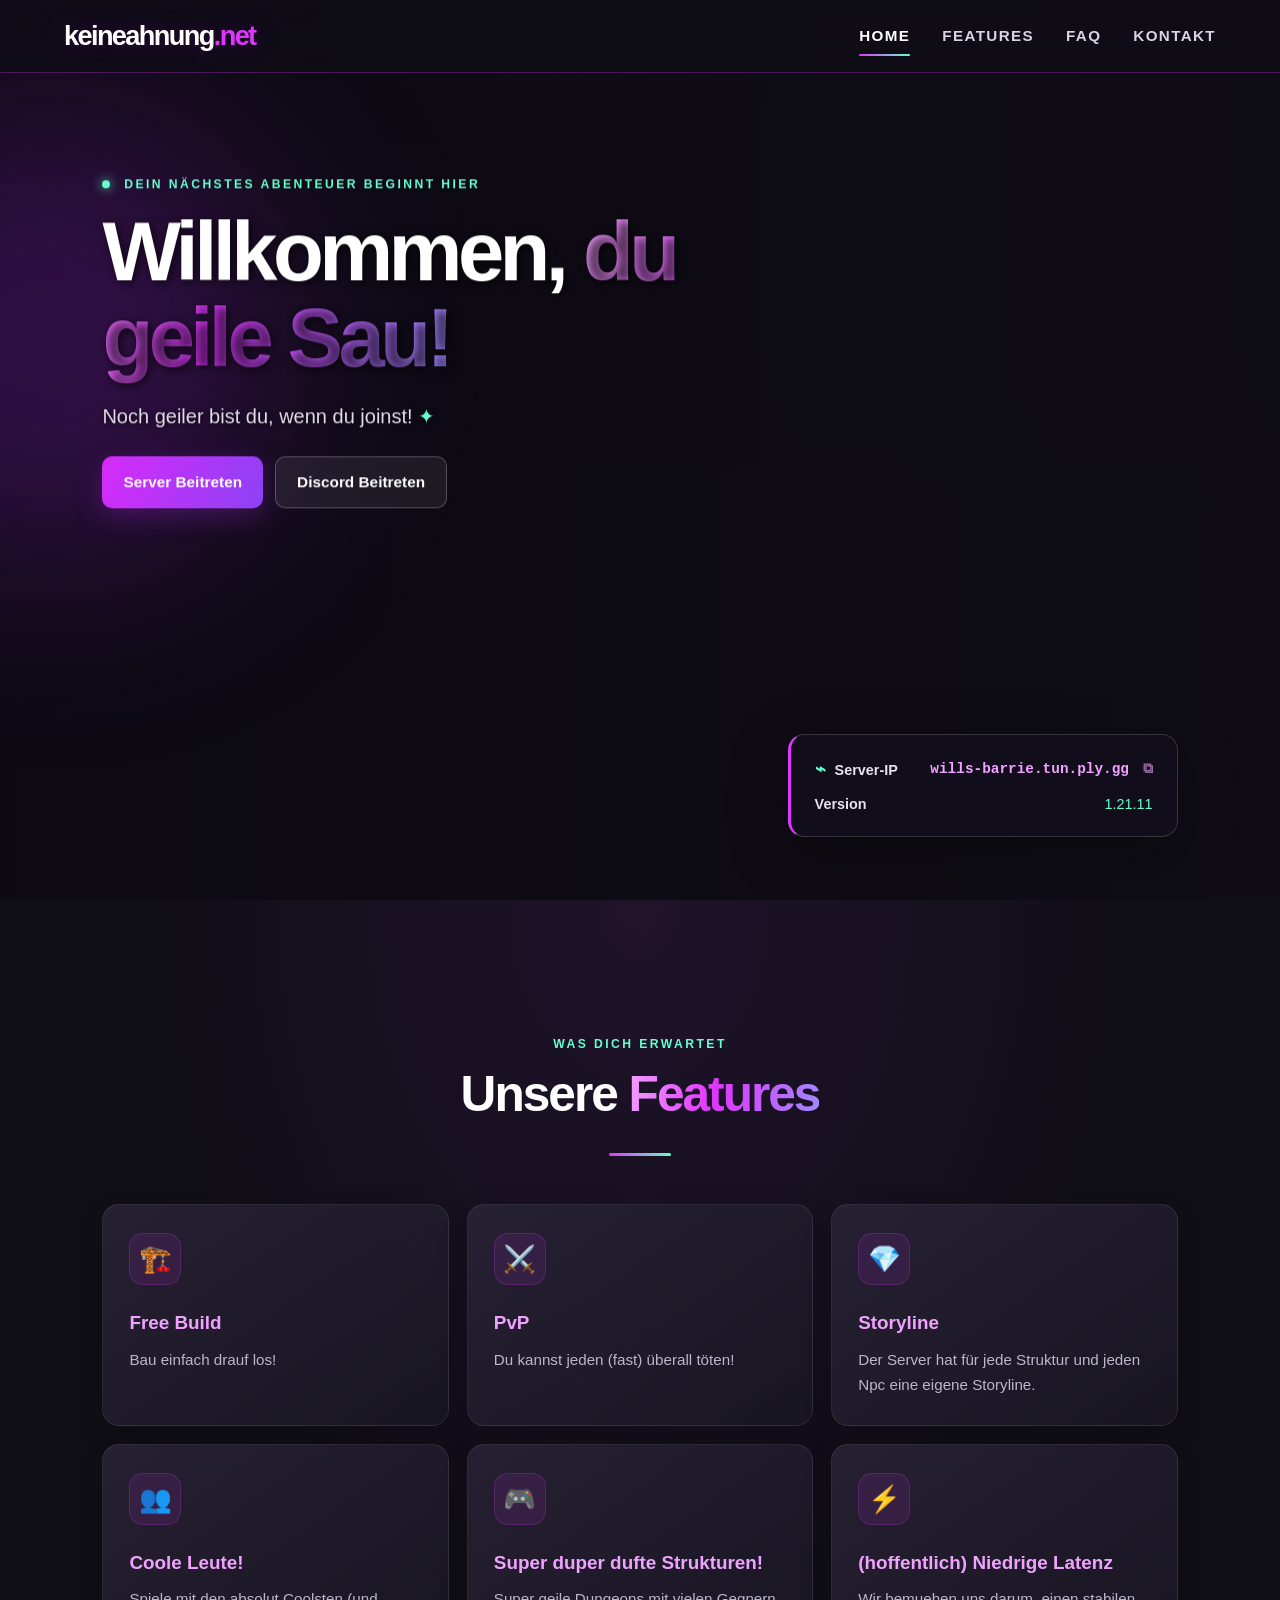
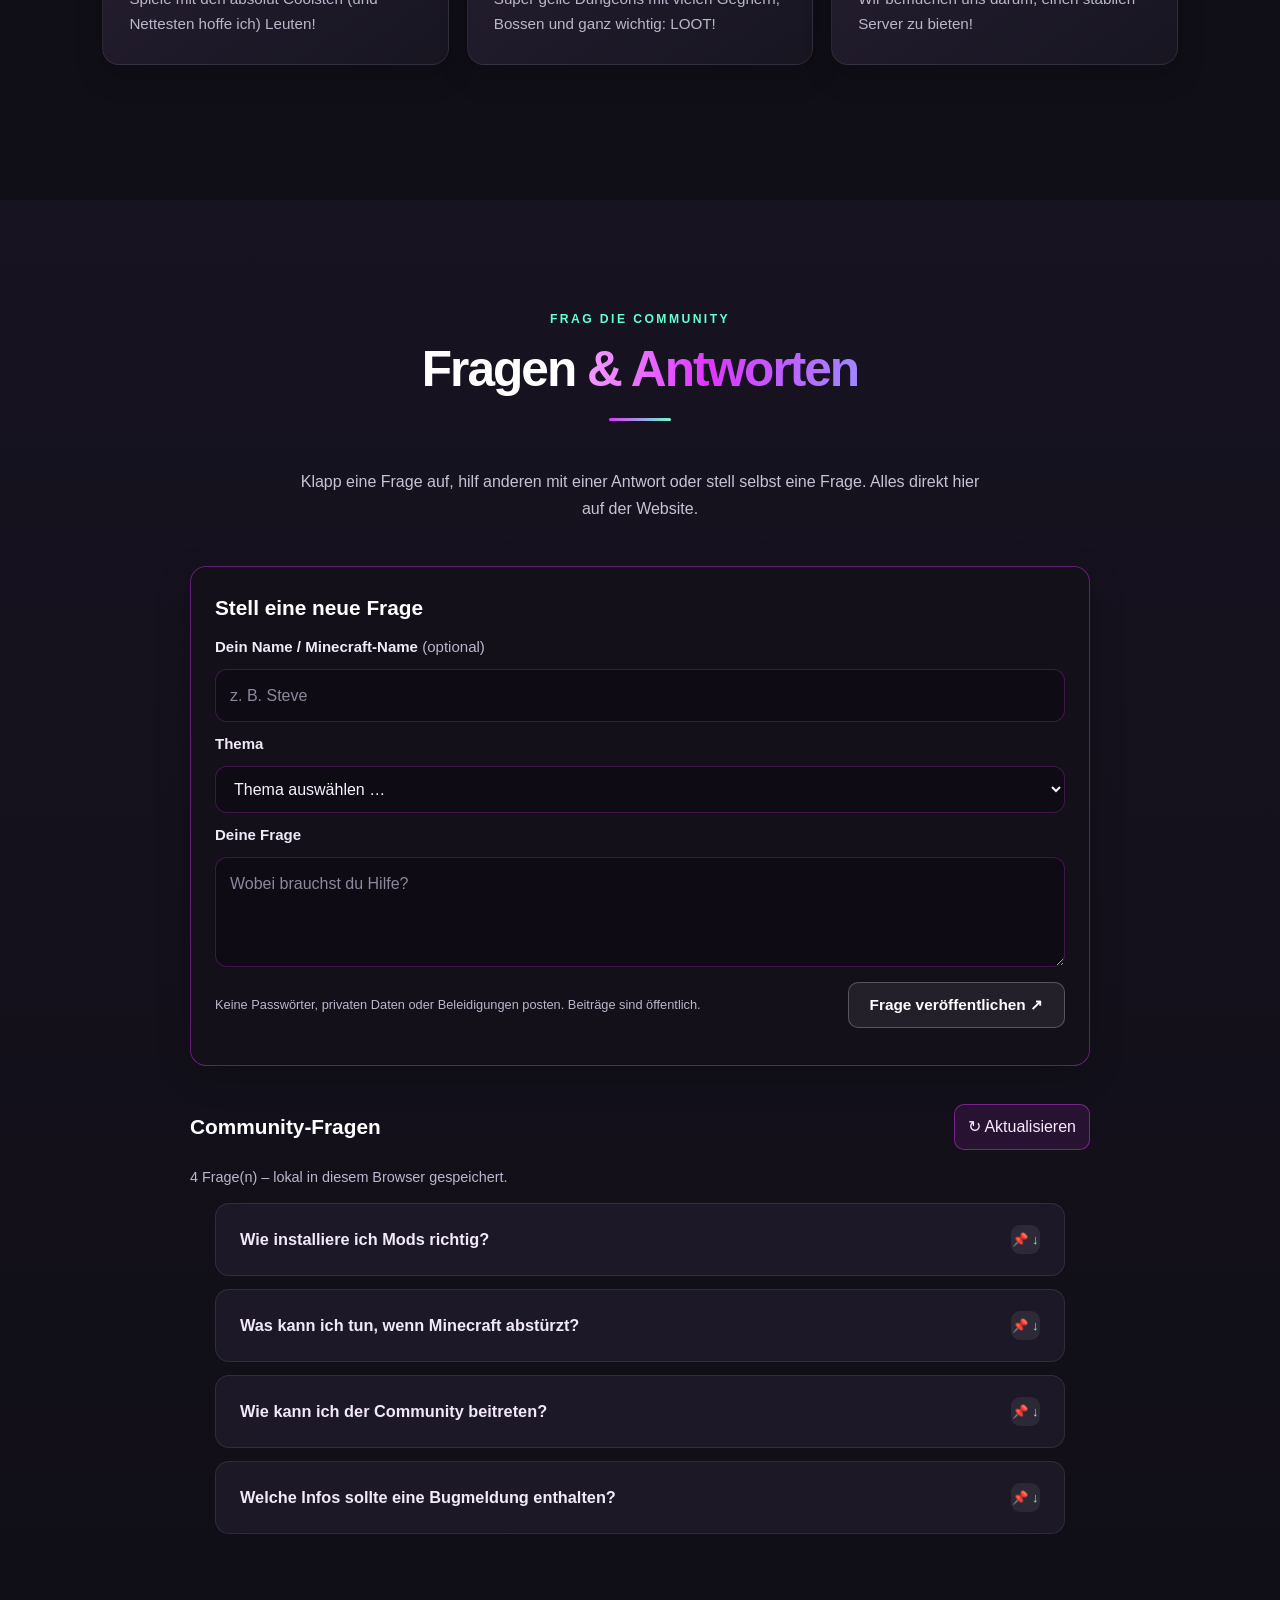
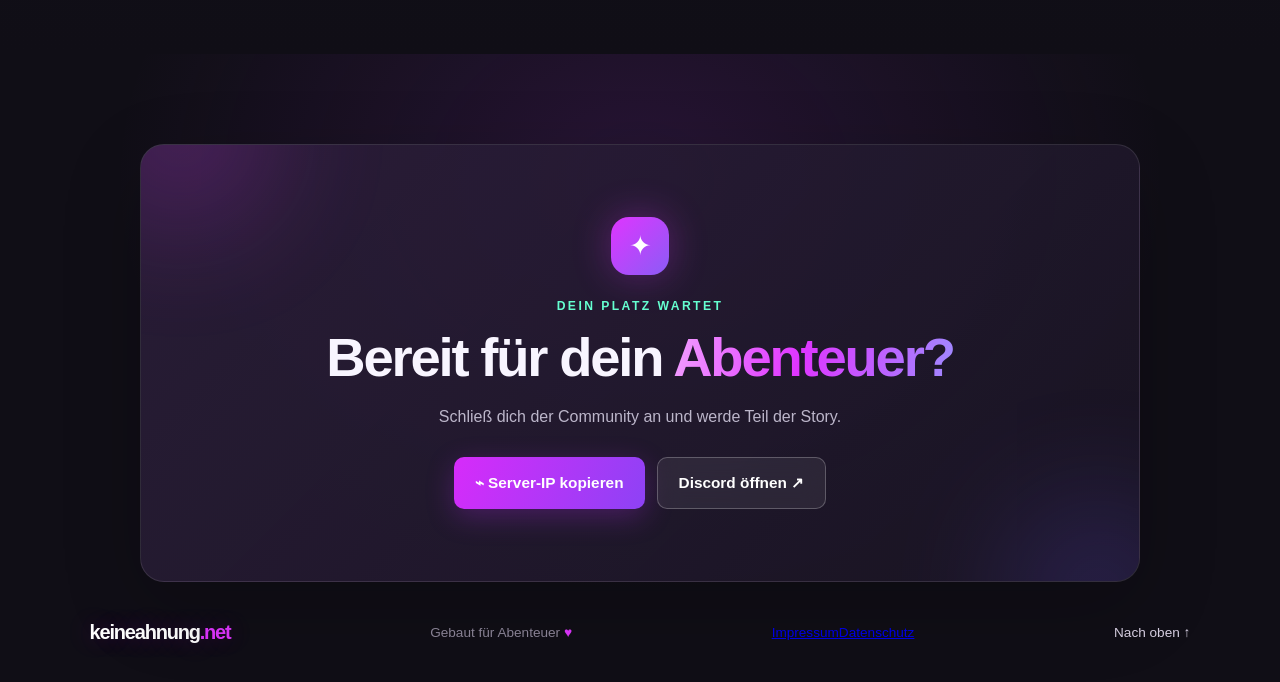
<file: Website/index.html>
<!DOCTYPE html> 
<html>
    <head>
        <meta charset="UTF-8">
        <meta name="viewport" content="width=device-width, initial-scale=1.0">
        <title>KeineAhnung.net</title>
        <link rel="stylesheet" href="Style.css">
    </head>
    <body>
        <header class="navbar">
            <!-- keineahnung.net -->
            <a class="logo" href="#home" aria-label="KeineAhnung.net Startseite">keineahnung<span>.net</span></a>
            <nav>
                <a href="#home">Home</a>
                <a href="#features">Features</a>
                <a href="#faq">FAQ</a>
                <a href="#contact">Kontakt</a>
            </nav>
        </header>
        <section id="home" class="hero-section">
            <video autoplay muted loop class="bg-video">
                <source src="bg-video.mp4" type="video/mp4">
                Dein Browser unterstützt das Video-Tag nicht.
            </video>
            <div class="video-overlay"></div>
            <div class="hero-glow"></div>
            <div class="hero-content">
                <p class="eyebrow"><span class="status-dot"></span> DEIN NÄCHSTES ABENTEUER BEGINNT HIER</p>
                <h1>Willkommen, <span>du geile Sau!</span></h1>
                <p class="sub-text">Noch geiler bist du, wenn du joinst! <span class="sparkle">✦</span></p>
            <div class="button-container">
                <button class="btn btn-server" id="server-btn" onclick="copyIP('wills-barrie.tun.ply.gg')">Server Beitreten</button>          
            <a href="https://discord.gg/4WbknWFjur" target="_blank" class="btn btn-discord">Discord Beitreten</a>
            </div>
            </div>
            <div class="server-info-box glass-card">
                <div class="info-row">
                    <h3><span class="tiny-icon">⌁</span> Server-IP</h3>
                    <button class="server-ip" onclick="copyIP()" title="Server-IP kopieren" aria-label="Server-IP kopieren">wills-barrie.tun.ply.gg <span>⧉</span></button>
                </div>
                <div class="info-row">
                    <h4>Version</h4>
                    <p class="server-version">1.21.11</p>
                </div>
            </div>
            <script>
                function copyIP(ip) {
                    const serverIP = "wills-barrie.tun.ply.gg";
                    const btn = document.getElementById("server-btn");

                    navigator.clipboard.writeText(serverIP)
                        .then(() => {
                            btn.innerHTML = "✓ IP kopiert!";
                            showToast("Server-IP in die Zwischenablage kopiert!");
                            btn.classList.add("copied");
                            setTimeout(() => {
                                btn.innerHTML = "Server Beitreten";
                                btn.classList.remove("copied");
                            }, 2000);
                        })
                        .catch(err => {
                            btn.innerHTML = "Kopieren nicht möglich";
                            showToast("Bitte kopiere die IP manuell: " + serverIP);
                            console.error('Fehler beim Kopieren der IP:', err);
                        });
                }
            </script>
        </section>
        <section id="features" class="features-section">
            <p class="section-kicker">WAS DICH ERWARTET</p>
            <h2>Unsere <span class="gradient-text">Features</span></h2>
            <div class="title-underline"></div>
            <div class="feature-grid">
                <div class="features-card reveal">
                    <div class="feature-icon">🏗️</div>
                    <h3>Free Build</h3>
                    <p>Bau einfach drauf los!</p>
                    </div>
                <div class="features-card reveal">
                    <div class="feature-icon">⚔️</div>
                    <h3>PvP</h3>
                    <p>Du kannst jeden (fast) überall töten!</p>
                    </div>
                <div class="features-card reveal">
                    <div class="feature-icon">💎</div>
                    <h3>Storyline</h3>
                    <p>Der Server hat für jede Struktur und jeden Npc eine eigene Storyline.</p>
                    </div>
                <div class="features-card reveal">
                    <div class="feature-icon">👥</div>
                    <h3>Coole Leute!</h3>
                    <p>Spiele mit den absolut Coolsten (und Nettesten hoffe ich) Leuten!</p>
                    </div>
                <div class="features-card reveal">
                    <div class="feature-icon">🎮</div>
                    <h3>Super duper dufte Strukturen!</h3>
                    <p>Super geile Dungeons mit vielen Gegnern, Bossen und ganz wichtig: LOOT!</p>
                    </div>
                <div class="features-card reveal">
                    <div class="feature-icon">⚡</div>
                    <h3>(hoffentlich) Niedrige Latenz</h3>
                    <p>Wir bemuehen uns darum, einen stabilen Server zu bieten!</p>
                    </div>
            </div>
        </section>
        <section id="faq" class="faq-section">
            <div class="section-title">
                <p class="section-kicker">FRAG DIE COMMUNITY</p>
                <h2>Fragen <span class="gradient-text">& Antworten</span></h2>
                <div class="title-underline"></div>
                <p class="faq-intro">Klapp eine Frage auf, hilf anderen mit einer Antwort oder stell selbst eine Frage. Alles direkt hier auf der Website.</p>
            </div>
            <div class="faq-community">
                <form id="community-question-form" class="support-question-form faq-ask-form">
                    <h3>Stell eine neue Frage</h3>
                    <label for="community-name">Dein Name / Minecraft-Name <span>(optional)</span></label>
                    <input id="community-name" name="name" type="text" maxlength="40" placeholder="z. B. Steve" autocomplete="nickname">
                    <label for="community-topic">Thema</label>
                    <select id="community-topic" name="topic" required>
                        <option value="">Thema auswählen …</option>
                        <option>Server & Verbindung</option>
                        <option>Mods & technische Probleme</option>
                        <option>Regeln & Spieler</option>
                        <option>Bug melden</option>
                        <option>Sonstige Frage</option>
                    </select>
                    <label for="community-question">Deine Frage</label>
                    <textarea id="community-question" name="question" rows="3" minlength="10" maxlength="1000" placeholder="Wobei brauchst du Hilfe?" required></textarea>
                    <div class="support-form-footer">
                        <small>Keine Passwörter, privaten Daten oder Beleidigungen posten. Beiträge sind öffentlich.</small>
                        <button class="btn btn-discord" type="submit">Frage veröffentlichen ↗</button>
                    </div>
                    <p class="support-form-note" id="community-question-note" role="status" aria-live="polite"></p>
                </form>
                <div class="faq-community-list-head">
                    <h3>Community-Fragen</h3>
                    <button class="faq-refresh-btn" id="refresh-questions" type="button">↻ Aktualisieren</button>
                </div>
                <p id="community-load-note" class="community-load-note" role="status">Fragen werden geladen …</p>
                <div id="community-questions" class="faq-container" aria-live="polite"></div>
            </div>
        </section>
        <section id="contact" class="contact-section">
            <div class="contact-card reveal">
                <div class="contact-orb">✦</div>
                <p class="section-kicker">DEIN PLATZ WARTET</p>
                <h2>Bereit für dein <span class="gradient-text">Abenteuer?</span></h2>
                <p>Schließ dich der Community an und werde Teil der Story.</p>
                <div class="button-container contact-buttons">
                    <button class="btn btn-server" onclick="copyIP()">⌁ Server-IP kopieren</button>
                    <a href="https://discord.gg/4WbknWFjur" target="_blank" rel="noopener noreferrer" class="btn btn-discord">Discord öffnen ↗</a>
                </div>
            </div>
            <footer><a class="logo" href="#home">keineahnung<span>.net</span></a><span>Gebaut für Abenteuer <span class="footer-heart">♥</span></span><div class="footer-legal"><a href="Impressum.html">Impressum</a><a href="Datenschutz.html">Datenschutz</a></div><a href="#home" class="back-top">Nach oben ↑</a></footer>
        </section>
        <div class="scroll-progress" aria-hidden="true"></div>
        <div class="toast" role="status" aria-live="polite"></div>
        <button class="back-to-top" aria-label="Zurück nach oben" title="Zurück nach oben" onclick="window.scrollTo({top:0,behavior:'smooth'})">↑</button>
        <script>
            function showToast(message) {
                const toast = document.querySelector('.toast');
                toast.textContent = message;
                toast.classList.add('show');
                clearTimeout(window.toastTimer);
                window.toastTimer = setTimeout(() => toast.classList.remove('show'), 2600);
            }
            // Animate cards as they enter the viewport.
            const revealObserver = new IntersectionObserver(entries => {
                entries.forEach(entry => {
                    if (entry.isIntersecting) {
                        entry.target.classList.add('is-visible');
                        revealObserver.unobserve(entry.target);
                    }
                });
            }, { threshold: 0.12 });
            document.querySelectorAll('.reveal, .features-card').forEach(el => revealObserver.observe(el));

            // Highlight the active navigation section while scrolling.
            const sections = document.querySelectorAll('body section[id]');
            const navLinks = document.querySelectorAll('.navbar nav a');
            const sectionObserver = new IntersectionObserver(entries => {
                entries.forEach(entry => {
                    if (entry.isIntersecting) {
                        navLinks.forEach(link => link.classList.toggle('active', link.getAttribute('href') === '#' + entry.target.id));
                    }
                });
            }, { rootMargin: '-35% 0px -55% 0px' });
            sections.forEach(section => sectionObserver.observe(section));

            window.addEventListener('scroll', () => {
                const maxScroll = document.documentElement.scrollHeight - window.innerHeight;
                document.querySelector('.scroll-progress').style.width = (maxScroll > 0 ? window.scrollY / maxScroll * 100 : 0) + '%';
                document.querySelector('.back-to-top').classList.toggle('visible', window.scrollY > 500);
            }, { passive: true });

            // Offline/static Community FAQ: no API calls, no Discord integration.
            // Entries are saved in this browser only. Shared public posts require a database/backend.
            const questionForm = document.getElementById('community-question-form');
            const questionList = document.getElementById('community-questions');
            const loadNote = document.getElementById('community-load-note');
            const questionNote = document.getElementById('community-question-note');
            const STORAGE_KEY = 'communityFaqQuestions_v1';
            const safeText = value => String(value ?? '');
            const defaultQuestions = [
                { id:'default-1', name:'Team', topic:'Mods & technische Probleme', question:'Wie installiere ich Mods richtig?', createdAt:'2026-01-01T12:00:00.000Z', answers:[{name:'Team',text:'Prüfe zuerst deine Minecraft-Version und ob du Fabric oder Forge verwendest. Lade die passende Mod-Datei herunter und lege sie in den mods-Ordner. Lies immer die Installationshinweise der Mod.',createdAt:'2026-01-01T12:00:00.000Z'}] },
                { id:'default-2', name:'Team', topic:'Minecraft', question:'Was kann ich tun, wenn Minecraft abstürzt?', createdAt:'2026-01-02T12:00:00.000Z', answers:[{name:'Team',text:'Starte mit dem neuesten Crash-Report: Entferne zuletzt hinzugefügte Mods testweise und kontrolliere, ob alle Mods zur Minecraft-Version und zum Loader passen.',createdAt:'2026-01-02T12:00:00.000Z'}] },
                { id:'default-3', name:'Team', topic:'Community', question:'Wie kann ich der Community beitreten?', createdAt:'2026-01-03T12:00:00.000Z', answers:[{name:'Team',text:'Schau auf der Website nach den aktuellen Community-Informationen und beachte die Regeln, bevor du mitmachst.',createdAt:'2026-01-03T12:00:00.000Z'}] },
                { id:'default-4', name:'Team', topic:'Bug melden', question:'Welche Infos sollte eine Bugmeldung enthalten?', createdAt:'2026-01-04T12:00:00.000Z', answers:[{name:'Team',text:'Beschreibe die Schritte zum Nachstellen, was du erwartet hast und was tatsächlich passiert ist. Ergänze nach Möglichkeit Fehlermeldung, Versionen und einen Screenshot – aber keine privaten Daten.',createdAt:'2026-01-04T12:00:00.000Z'}] }
            ];
            function makeText(tag, className, value) {
                const node = document.createElement(tag);
                if (className) node.className = className;
                node.textContent = safeText(value);
                return node;
            }
            function getQuestions() {
                try {
                    const saved = JSON.parse(localStorage.getItem(STORAGE_KEY));
                    const custom = Array.isArray(saved) ? saved.filter(q => q && !String(q.id || '').startsWith('default-')) : [];
                    // Always restore the built-in FAQ at the top; it cannot be edited or deleted.
                    return [...defaultQuestions, ...custom];
                } catch { return [...defaultQuestions]; }
            }
            function saveQuestions(items) {
                // Only user-created questions are persisted; defaults are always injected above.
                localStorage.setItem(STORAGE_KEY, JSON.stringify(items.filter(q => !String(q.id || '').startsWith('default-'))));
            }
            let questions = getQuestions();
            saveQuestions(questions);
            function makeAction(label, className, onClick) {
                const button = document.createElement('button');
                button.type = 'button'; button.className = className; button.textContent = label;
                button.addEventListener('click', onClick); return button;
            }
            function renderCommunityQuestions() {
                questionList.replaceChildren();
                // Built-in FAQ is always pinned first, in its original order.
                questions.sort((a,b) => {
                    const ad = String(a.id || '').startsWith('default-');
                    const bd = String(b.id || '').startsWith('default-');
                    if (ad && bd) return Number(a.id.split('-')[1]) - Number(b.id.split('-')[1]);
                    return ad ? -1 : bd ? 1 : new Date(b.createdAt) - new Date(a.createdAt);
                });
                questions.forEach(question => {
                    const isDefault = String(question.id || '').startsWith('default-');
                    const card = document.createElement('details'); card.className = 'faq-card community-question-card';
                    const summary = document.createElement('summary'); summary.className = 'faq-card-header';
                    summary.append(makeText('span','faq-title',question.question), makeText('span','faq-arrow',isDefault ? '📌 ↓' : '↓')); card.append(summary);
                    const body = document.createElement('div'); body.className = 'faq-card-body community-answer-body';
                    body.append(makeText('p','community-question-meta',`${isDefault ? '📌 Standardfrage · ' : ''}${question.topic} · gefragt von ${question.name || 'Anonym'} · ${new Date(question.createdAt).toLocaleString('de-DE')}`));
                    if (!isDefault) body.append(makeAction('Frage löschen','faq-refresh-btn',()=>{
                        if (!confirm('Diese Frage und alle zugehörigen Antworten wirklich löschen?')) return;
                        questions = questions.filter(q => q.id !== question.id); saveQuestions(questions); renderCommunityQuestions();
                    }));
                    const answers = document.createElement('div'); answers.className = 'community-answers';
                    if (!question.answers?.length) answers.append(makeText('p','community-no-answers','Noch keine Antworten – sei die erste Person, die hilft!'));
                    (question.answers || []).forEach((answer,index) => {
                        const a=document.createElement('div'); a.className='community-answer';
                        a.append(makeText('p','community-answer-text',answer.text),makeText('small','community-answer-meta',`Antwort von ${answer.name || 'Anonym'} · ${new Date(answer.createdAt).toLocaleString('de-DE')}`));
                        // Antworten zu Standardfragen sind unveränderlich.
                        if (!isDefault) a.append(makeAction('Antwort löschen','faq-refresh-btn',()=>{
                            if (!confirm('Diese Antwort wirklich löschen?')) return;
                            question.answers.splice(index,1); saveQuestions(questions); renderCommunityQuestions();
                        }));
                        answers.append(a);
                    });
                    body.append(answers);
                    if (isDefault) {
                        body.append(makeText('p','community-question-meta','Standardfragen sind angepinnt und können nicht beantwortet oder gelöscht werden.'));
                    } else {
                        const form=document.createElement('form'); form.className='community-answer-form'; form.append(makeText('h4','','Deine Antwort'));
                        const name=document.createElement('input'); name.name='name'; name.maxLength=40; name.placeholder='Dein Name (optional)'; name.autocomplete='nickname';
                        const text=document.createElement('textarea'); text.name='answer'; text.rows=3; text.minLength=2; text.maxLength=1200; text.required=true; text.placeholder='Schreib eine hilfreiche Antwort …';
                        const footer=document.createElement('div'); footer.className='support-form-footer'; footer.append(makeText('small','','Bleib freundlich und teile keine privaten Daten.'));
                        const submit=document.createElement('button'); submit.className='btn btn-discord'; submit.type='submit'; submit.textContent='Antwort veröffentlichen'; footer.append(submit);
                        const status=makeText('p','support-form-note',''); status.setAttribute('role','status'); form.append(name,text,footer,status);
                        form.addEventListener('submit',event=>{event.preventDefault(); if(!form.reportValidity())return; question.answers=question.answers||[]; question.answers.push({id:crypto.randomUUID?crypto.randomUUID():String(Date.now()),name:name.value.trim()||'Anonym',text:text.value.trim(),createdAt:new Date().toISOString()}); saveQuestions(questions); renderCommunityQuestions(); showToast('Antwort lokal gespeichert!');});
                        body.append(form);
                    }
                    card.append(body); questionList.append(card);
                });
                loadNote.textContent = `${questions.length} Frage(n) – lokal in diesem Browser gespeichert.`;
            }
            questionForm?.addEventListener('submit',event=>{event.preventDefault(); if(!questionForm.reportValidity())return; questions.unshift({id:crypto.randomUUID?crypto.randomUUID():String(Date.now()),name:document.getElementById('community-name').value.trim()||'Anonym',topic:document.getElementById('community-topic').value,question:document.getElementById('community-question').value.trim(),createdAt:new Date().toISOString(),answers:[]}); saveQuestions(questions); questionForm.reset(); questionNote.textContent='Frage wurde in diesem Browser gespeichert.'; renderCommunityQuestions(); showToast('Frage hinzugefügt!');});
            document.getElementById('refresh-questions')?.addEventListener('click',()=>{questions=getQuestions();renderCommunityQuestions();});
            renderCommunityQuestions();

        </script>
    </body>
</html>
</file>
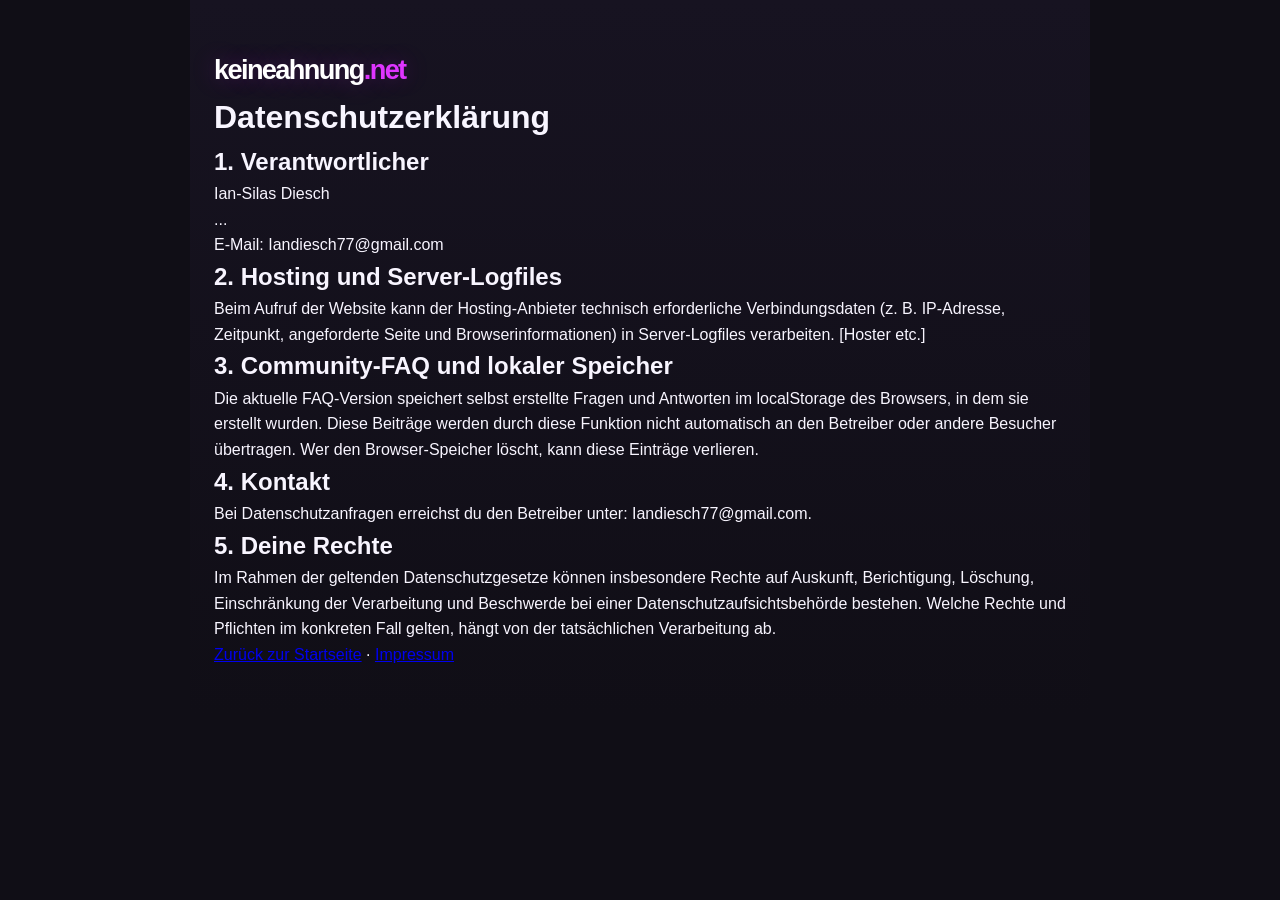
<file: Website/Datenschutz.html>
<!DOCTYPE html>
<html lang="de"><head><meta charset="UTF-8"><meta name="viewport" content="width=device-width, initial-scale=1"><title>Datenschutzerklärung – keineahnung.net</title><link rel="stylesheet" href="Style.css"></head><body><main class="faq-section" style="max-width:900px;margin:0 auto;padding:48px 24px"><a class="logo" href="index.html">keineahnung<span>.net</span></a><h1>Datenschutzerklärung</h1><h2>1. Verantwortlicher</h2><p>Ian-Silas Diesch<br>...<br>E-Mail: Iandiesch77@gmail.com</p><h2>2. Hosting und Server-Logfiles</h2><p>Beim Aufruf der Website kann der Hosting-Anbieter technisch erforderliche Verbindungsdaten (z. B. IP-Adresse, Zeitpunkt, angeforderte Seite und Browserinformationen) in Server-Logfiles verarbeiten. [Hoster etc.]</p><h2>3. Community-FAQ und lokaler Speicher</h2><p>Die aktuelle FAQ-Version speichert selbst erstellte Fragen und Antworten im localStorage des Browsers, in dem sie erstellt wurden. Diese Beiträge werden durch diese Funktion nicht automatisch an den Betreiber oder andere Besucher übertragen. Wer den Browser-Speicher löscht, kann diese Einträge verlieren.</p><h2>4. Kontakt</h2><p>Bei Datenschutzanfragen erreichst du den Betreiber unter: Iandiesch77@gmail.com.</p><h2>5. Deine Rechte</h2><p>Im Rahmen der geltenden Datenschutzgesetze können insbesondere Rechte auf Auskunft, Berichtigung, Löschung, Einschränkung der Verarbeitung und Beschwerde bei einer Datenschutzaufsichtsbehörde bestehen. Welche Rechte und Pflichten im konkreten Fall gelten, hängt von der tatsächlichen Verarbeitung ab.</p><p><a href="index.html">Zurück zur Startseite</a> · <a href="Impressum.html">Impressum</a></p></main></body></html>
</file>
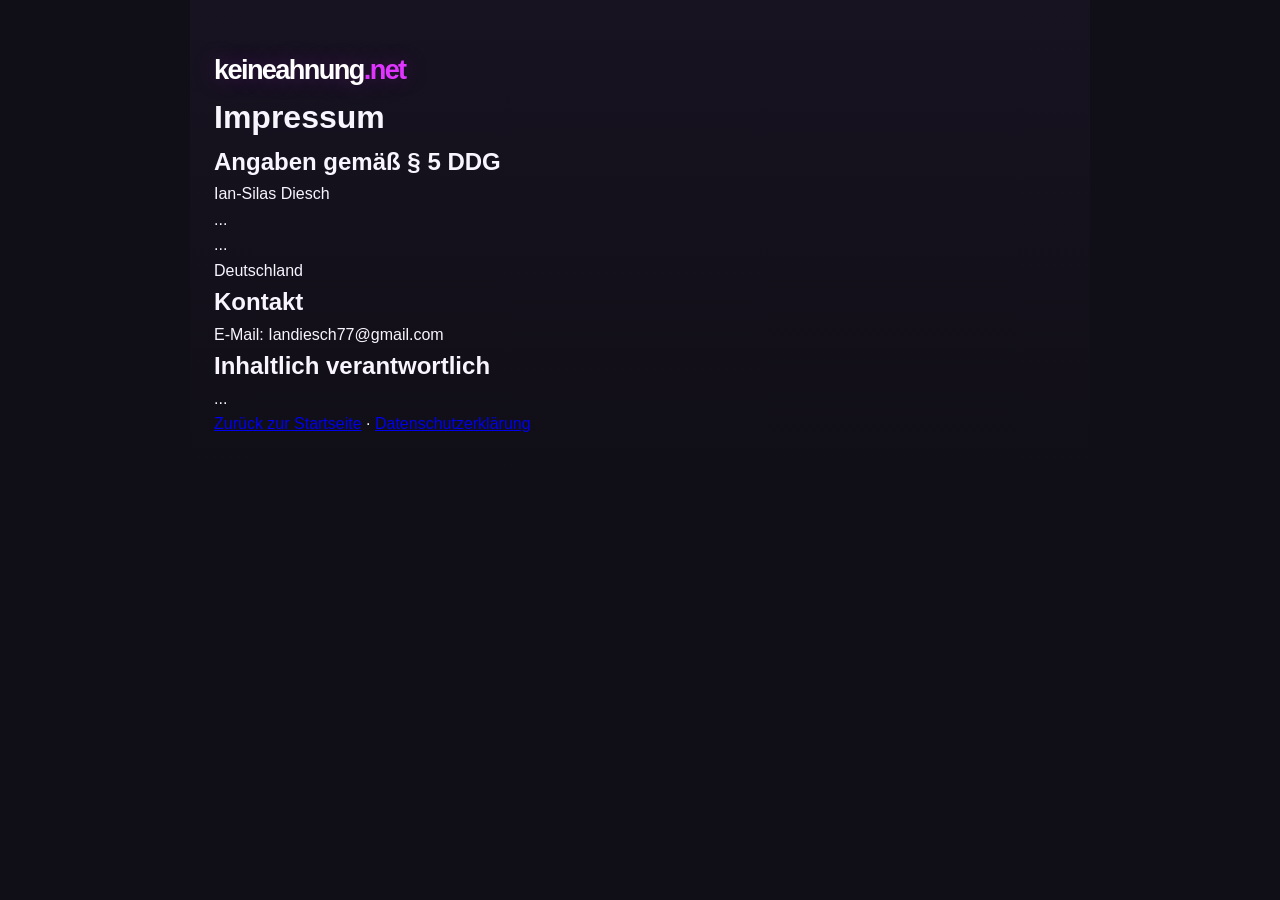
<file: Website/Impressum.html>
<!DOCTYPE html>
<html lang="de"><head><meta charset="UTF-8"><meta name="viewport" content="width=device-width, initial-scale=1"><title>Impressum – keineahnung.net</title><link rel="stylesheet" href="Style.css"></head><body><main class="faq-section" style="max-width:900px;margin:0 auto;padding:48px 24px"><a class="logo" href="index.html">keineahnung<span>.net</span></a><h1>Impressum</h1><h2>Angaben gemäß § 5 DDG</h2><p>Ian-Silas Diesch<br>...<br>...<br>Deutschland</p><h2>Kontakt</h2><p>E-Mail: Iandiesch77@gmail.com</p><h2>Inhaltlich verantwortlich</h2><p>...</p><p><a href="index.html">Zurück zur Startseite</a> · <a href="Datenschutz.html">Datenschutzerklärung</a></p></main></body></html>
</file>
<file: Website/Style.css>
* {
    margin: 0;
    padding: 0;
    box-sizing: border-box;
}

body {
    font-family: Arial, sans-serif;
}

section {
    padding-top: 80px;
    min-height: 100vh;
}

.navbar {
    position: fixed;
    top: 0;
    left: 0;
    right: 0;
    width: 100%;
    display: flex;
    align-items: center;
    justify-content: space-between;
    background-color: rgb(24, 23, 23);
    padding: 15px 30px;
    border-bottom: 2px solid rgb(255, 2, 242);
    z-index: 1000;
}

.logo {
    font-size: 1.8rem;
    font-weight: bold;
    color: rgb(255, 2, 242);
}

.navbar nav {
    display: flex;
    gap: 25px;
}

.navbar nav a,
.navbar nav a:visited {
    color: white;
    text-decoration: none;
    font-size: 1.2rem;
    font-weight: 500;
    transition: color 0.3s ease;
}

.navbar nav a:hover {
    color: #d400ff;
}

.navbar nav a.active {
    color: #00ff88;
    font-weight: bold;
}

.hero-section {
    position: relative;
    isolation: isolate;
    width: 100%;
    height: 100vh;
    margin-top: 0;
    padding-top: 0;
    overflow: hidden;
}

.bg-video {
    position: absolute;
    top: 0;
    left: 0;
    width: 100%;
    height: 100%;
    object-fit: cover;
    z-index: 0;
}

.video-overlay {
    position: absolute;
    top: 0;
    left: 0;
    width: 100%;
    height: 100%;
    background-color: rgba(0, 0, 0, 0.5);
    z-index: 1;
}

.hero-content {
    position: absolute;
    display: flex;
    flex-direction: column;
    align-items: flex-start;
    position: relative;
    z-index: 10;
    top: 40%;
    left: 4%;
    transform: translateY(-50%);
    color: #d400ff;
    max-width: 600px;
}

.hero-content h1 {
    font-size: 3.5rem;
    font-weight: bold;
    margin-bottom: 15px;
    text-shadow: 2px 2px 10px rgba(0, 0, 0, 0.7);
}

.hero-content .sub-text {
    font-size: 1.3rem;
    color: #e0e0e0;
    line-height: 1.5;
    text-shadow: 1px 1px 5px rgba(0, 0, 0, 0.7);
}

.button-container {
    display: flex;
    gap:15px;
    margin-top: 25px;
}

.btn {
    padding: 12px 24px;
    font-size: 1.1rem;
    font-weight: bold;
    border: none;
    border-radius: 6px;
    cursor: pointer;
    text-decoration: none;
    display: inline-block;
    transition: background-color 0.3s ease, color 0.3s ease;
}

.btn-server {
    background-color: #d400ff;
    color: white;
}

.btn-server:hover {
    background-color: #6f00ff;
    color: #ffffff;
}

.btn-discord {
    background-color: #9900ff;
    color: white;
}

.btn-discord:hover {
    background-color: #4700cc;
    color: #ffffff;
}

.server-info-box {
    position: relative !important;
    background-color: rgb(36, 35, 35);
    border-left: 4px solid #d400ff;
    border-radius: 6px;
    padding: 15px 20px;
    margin-top: 300px !important;
    margin-left: 70px;
    max-width: 450px;
    backdrop-filter: blur(10px);
    box-shadow: 0 4px 15px rgba(0, 0, 0, 0.5);
    z-index: 99 !important;
}

.info-row {
    display: flex;
    align-items: center;
    gap: 8px;
    margin-bottom: 8px;
    width: fit-content;
}

.server-info-box h3,
.server-info-box h4 {
    margin: 0;
    color: #edebee;
}

.server-ip {
    color: #d400ff !important;
    font-weight: bold;
    cursor: pointer !important;
    position: relative;
    display: inline-block !important;
    z-index: 100;
    pointer-events: auto;
    transition: transform 0.2s ease, color 0.2s ease !important;
}

.server-ip:hover {
    transform: scale(1.10) !important;
    color:#00ff88 !important;
}

.server-info-box p {
    margin: 0;
    color: rgb(217, 2, 255)
}

.features-section {
    padding: 100px 10% 80px 10%;
    display: flex;
    flex-direction: column;
    align-items: center;
    justify-content: center;
    background-color: rgb(24, 23, 23);
    text-align: center;
    min-height: 100vh;
    box-sizing: border-box;
}

.features-section h2 {
    font-size: 2.5rem;
    color: white;
    font-weight: bold;
    margin-bottom: 10px;
}

.title-underline {
    width: 70px;
    height: 4px;
    background-color: #d400ff;
    margin: 0 auto 50px auto;
    border-radius: 2px;
}

.feature-grid {
    display: grid;
    grid-template-columns: repeat(3, 1fr);
    gap: 25px; 
}

.features-card {
    background-color: #333333;
    border: 2px solid #0a420f;
    border-radius: 10px;
    padding: 20px;
    text-align: center;
    transition: transform 0.3s ease, border-color 0.3s ease;
}

.features-card:hover {
    transform: translateY(-5px);
    border-color: #d400ff;
}

.features-card img,
.features-card .icon {
    width: 50px;
    height: 100px;
    margin-bottom: 15px;
    object-fit: contain;
}

.features-card h3 {
    color: #d400ff !important;
    font-size: 1.3rem;
    font-weight: bold;
    margin-bottom: 10px;
}

.features-card p {
    color: #dddddd !important;
    font-size: 0.95rem;
    line-height: 1.4;
}

@media (max-width: 900px) {
    .feature-grid {
        grid-template-columns: repeat(2, 1fr);
    }
}

@media (max-width: 600px) {
    .feature-grid {
        grid-template-columns: 1fr;
    }
}

.faq-section {
width: 100%;
min-height: 80vh;
background-color: #333333;
padding: 100px 20px 80px 20px;
box-sizing: border-box;
}

.section-title {
    text-align: center;
    margin-top: 20;
    margin-bottom: 50px;
}

.section-title h2 {
    font-size: 2.5rem;
    color: white;
    margin-bottom: 12px;
    font-weight: 700;
}

.faq-container {
    max-width: 900px;
    margin: 0 auto;
    display: flex;
    flex-direction: column;
    gap: 20px;
}

.faq-card {
    background-color:rgb(36, 35, 35);
    border: 1px solid rgba(255, 0, 200, 0.5);
    border-radius: 10px;
    overflow: hidden;
    box-shadow: 0 4px 15px rgba(0, 0, 0, 0.5);
    transition: transform 0.3s ease;
    backdrop-filter: blur(10px);
}

.faq-card:hover {
    transform: translateY(-5px);
    background-color: rgba(36, 35, 35, 0.9);
    box-shadow: 0 8px 20px rgba(0, 0, 0, 0.7);
}

.faq-card[open] {
    border-color: #d400ff;
    box-shadow: 0 8px 20px rgba(212, 0, 255, 0.5);
}

.faq-card-header {
    display:flex;
    justify-content: space-between;
    align-items: center;
    padding: 20px 25px;
    cursor: pointer;
    list-style: none;
    user-select: none;
}

.faq-card-header::webkit-details-marker {
    display:none;
}

.faq-title {
    font-size: 1.15rem;
    font-weight: 600;
    color: #d400ff;
    transition: color 0.3s ease;
}

.faq-card:hover .faq-title {
    color: #00ff88;
}

.faq-arrow {
    font-size: 0.82rem;
    color: #ffffff;
    transition: transform 0.3s ease;
}

.faq-card[open] .faq-arrow {
    transform: rotate(180deg);
}

.faq-card-body {
    padding: 0 25px 22px 25px;
    color: #dddddd;
    font-size: 1rem;
    line-height: 1.6;
    border-top: 1px solid rgba(255, 0, 200, 0.5);
    margin-top: 5px;
    padding-top: 18px;
}

.faq-card-body code {
    background-color: rgba(255, 0, 200, 0.1);
    padding: 3px 8px;
    border-radius: 4px;
    font-family: monospace;
}

/* ===== KeineAhnung.net — visual refresh ===== */
:root {
    --accent: #df35ff;
    --accent-2: #8b5cf6;
    --mint: #65ffd0;
    --surface: rgba(28, 24, 38, .82);
    --muted: #bcb6ca;
}
html { scroll-behavior: smooth; scroll-padding-top: 86px; }
body {
    background: #100e16;
    color: #f8f5ff;
    overflow-x: hidden;
    line-height: 1.6;
}
::selection { background: var(--accent); color: #fff; }
.navbar {
    padding: 14px clamp(18px, 5vw, 76px);
    background: rgba(16, 14, 22, .78);
    border-bottom: 1px solid rgba(223, 53, 255, .28);
    backdrop-filter: blur(18px);
    -webkit-backdrop-filter: blur(18px);
    transition: background .25s, box-shadow .25s;
}
.logo {
    color: #fff;
    text-decoration: none;
    letter-spacing: -.06em;
    font-size: clamp(1.25rem, 2.2vw, 1.7rem);
    text-shadow: 0 0 24px rgba(223, 53, 255, .25);
}
.logo span { color: var(--accent); }
.navbar nav { gap: clamp(12px, 2.5vw, 32px); }
.navbar nav a, .navbar nav a:visited {
    position: relative;
    color: #d9d3e4;
    font-size: .95rem;
    text-transform: uppercase;
    letter-spacing: .09em;
    font-weight: 700;
    padding: 8px 0;
}
.navbar nav a::after {
    content: ""; position: absolute; left: 0; bottom: 0;
    width: 100%; height: 2px; border-radius: 4px;
    background: linear-gradient(90deg, var(--accent), var(--mint));
    transform: scaleX(0); transform-origin: right; transition: transform .25s ease;
}
.navbar nav a:hover, .navbar nav a.active { color: #fff; }
.navbar nav a:hover::after, .navbar nav a.active::after { transform: scaleX(1); transform-origin: left; }
.hero-section { min-height: 760px; height: 100svh; max-height: 1100px; }
.bg-video { filter: saturate(.82) brightness(.7); }
.video-overlay {
    background: linear-gradient(90deg, rgba(12, 9, 18, .92) 0%, rgba(12, 9, 18, .55) 55%, rgba(12, 9, 18, .25) 100%),
                linear-gradient(0deg, #100e16 0%, transparent 32%, rgba(12,9,18,.15) 100%);
}
.hero-glow {
    position: absolute; z-index: 2; pointer-events: none;
    width: 460px; height: 460px; border-radius: 50%;
    left: -180px; top: 12%;
    background: rgba(181, 36, 255, .22); filter: blur(100px);
    animation: glow-breathe 6s ease-in-out infinite alternate;
}
.hero-content {
    top: 38%; left: clamp(24px, 8vw, 130px);
    max-width: min(720px, 84vw);
    animation: hero-enter .8s cubic-bezier(.2,.8,.2,1) both;
}
.eyebrow, .section-kicker {
    color: var(--mint); font-size: .76rem; font-weight: 800;
    letter-spacing: .2em; margin-bottom: 15px;
}
.status-dot {
    display: inline-block; width: 8px; height: 8px; border-radius: 50%;
    background: var(--mint); margin-right: 8px;
    box-shadow: 0 0 12px var(--mint); animation: dot-pulse 1.8s infinite;
}
.hero-content h1 {
    color: white; font-size: clamp(2.6rem, 6.5vw, 5.3rem);
    line-height: 1.03; letter-spacing: -.055em; margin-bottom: 20px;
}
.hero-content h1 span, .gradient-text {
    color: transparent;
    background: linear-gradient(100deg, #f2a0ff 0%, var(--accent) 45%, #9f8aff 100%);
    -webkit-background-clip: text; background-clip: text;
}
.hero-content .sub-text { max-width: 520px; font-size: clamp(1.05rem, 2vw, 1.25rem); color: #e2dce9; }
.sparkle { color: var(--mint); display: inline-block; animation: sparkle-spin 5s linear infinite; }
.button-container { flex-wrap: wrap; gap: 12px; }
.btn {
    border-radius: 10px; padding: 13px 21px; font-size: .96rem;
    transition: transform .2s, box-shadow .2s, border-color .2s, background .2s;
}
.btn:hover { transform: translateY(-3px); }
.btn-server {
    background: linear-gradient(115deg, #d72bfa, #8d42f5);
    box-shadow: 0 8px 28px rgba(193, 45, 255, .25); color: #fff;
}
.btn-server:hover { background: linear-gradient(115deg, #e45aff, #a16aff); box-shadow: 0 12px 34px rgba(193,45,255,.4); }
.btn-discord {
    color: white; background: rgba(255,255,255,.07);
    border: 1px solid rgba(255,255,255,.24); backdrop-filter: blur(12px);
}
.btn-discord:hover { background: rgba(255,255,255,.14); border-color: var(--accent); }
.server-info-box {
    position: absolute !important; left: auto; right: clamp(24px, 8vw, 120px);
    bottom: 7%; margin: 0 !important; padding: 20px 24px;
    width: min(390px, calc(100% - 48px)); max-width: none;
    border: 1px solid rgba(255,255,255,.16); border-left: 3px solid var(--accent);
    background: rgba(20, 16, 30, .68); border-radius: 16px;
    box-shadow: 0 18px 60px rgba(0,0,0,.25);
    backdrop-filter: blur(20px); -webkit-backdrop-filter: blur(20px);
}
.info-row { width: 100%; justify-content: space-between; margin-bottom: 10px; gap: 14px; }
.info-row:last-child { margin-bottom: 0; }
.server-info-box h3, .server-info-box h4 { font-size: .9rem; color: #e8e1f0; }
.tiny-icon { color: var(--mint); font-size: 1.1rem; margin-right: 5px; }
.server-ip {
    border: 0; background: transparent; color: #f0a3ff !important;
    font: 700 .9rem/1.4 monospace; cursor: pointer; text-align: right;
}
.server-ip span { opacity: .6; margin-left: 5px; }
.server-ip:hover { color: var(--mint) !important; transform: translateY(-1px) !important; }
.server-info-box p { color: var(--mint); font-size: .9rem; }
.features-section {
    position: relative; padding: 110px clamp(20px, 8vw, 130px);
    background: radial-gradient(ellipse at 50% 0%, rgba(115, 44, 153, .16), transparent 55%), #100e16;
}
.features-section h2, .section-title h2 {
    font-size: clamp(2rem, 4vw, 3.1rem); letter-spacing: -.04em; line-height: 1.15;
}
.title-underline { width: 62px; height: 3px; margin: 20px auto 48px; background: linear-gradient(90deg, var(--accent), var(--mint)); }
.feature-grid { width: 100%; max-width: 1160px; gap: 18px; }
.features-card {
    position: relative; overflow: hidden; isolation: isolate;
    text-align: left; padding: 28px 26px; min-height: 210px;
    background: linear-gradient(145deg, rgba(40, 34, 53, .92), rgba(25, 22, 34, .96));
    border: 1px solid rgba(255,255,255,.08); border-radius: 17px;
    box-shadow: 0 12px 32px rgba(0,0,0,.12);
    transition: transform .28s ease, border-color .28s ease, box-shadow .28s ease;
}
.features-card::before {
    content: ""; position: absolute; z-index: -1; inset: 0;
    background: radial-gradient(circle at 0% 0%, rgba(223,53,255,.14), transparent 60%);
    opacity: 0; transition: opacity .3s;
}
.features-card:hover {
    transform: translateY(-7px) scale(1.012);
    border-color: rgba(223,53,255,.62);
    box-shadow: 0 20px 45px rgba(116, 25, 151, .18);
}
.features-card:hover::before { opacity: 1; }
.feature-icon {
    display: grid; place-items: center; width: 52px; height: 52px;
    margin-bottom: 23px; border-radius: 14px; font-size: 1.65rem;
    background: rgba(223,53,255,.1); border: 1px solid rgba(223,53,255,.2);
    transition: transform .3s, background .3s;
}
.features-card:hover .feature-icon { transform: rotate(-7deg) scale(1.08); background: rgba(223,53,255,.18); }
.features-card img, .features-card .icon { width: 50px; height: 50px; object-fit: contain; margin-bottom: 15px; }
.features-card h3 { color: #f0a2ff !important; font-size: 1.18rem; margin-bottom: 8px; }
.features-card p { color: var(--muted) !important; font-size: .95rem; line-height: 1.65; }
.section-kicker { margin-bottom: 12px; text-align: center; }
.faq-section {
    background: linear-gradient(180deg, #171321, #100e16);
    padding: 110px 24px 120px; min-height: auto;
}
.section-title { margin: 0 0 44px; }
.faq-container { max-width: 850px; gap: 13px; }
.faq-card {
    background: rgba(35, 29, 46, .7); border: 1px solid rgba(255,255,255,.09);
    border-radius: 14px; box-shadow: none; backdrop-filter: blur(10px);
    transition: border-color .25s, background .25s, transform .25s;
}
.faq-card:hover { transform: translateY(-2px); background: rgba(42, 34, 55, .85); box-shadow: none; }
.faq-card[open] { border-color: rgba(223,53,255,.65); box-shadow: 0 10px 35px rgba(137, 34, 177, .12); }
.faq-card-header { padding: 21px 24px; gap: 15px; }
.faq-title { color: #f1e9f8; font-size: 1.02rem; }
.faq-card:hover .faq-title, .faq-card[open] .faq-title { color: #f0a2ff; }
.faq-arrow { display: grid; place-items: center; width: 29px; height: 29px; flex-shrink: 0; border-radius: 9px; background: rgba(255,255,255,.07); color: var(--mint); }
.faq-card[open] .faq-arrow { transform: rotate(180deg); background: rgba(101,255,208,.1); }
.faq-card-body { border-top: 1px solid rgba(255,255,255,.07); border-color: rgba(255,255,255,.08); color: #c9c1d4; margin: 0; padding: 18px 24px 22px; }
.faq-card-body code { color: #f0a2ff; background: rgba(223,53,255,.1); overflow-wrap: anywhere; }
.contact-section {
    min-height: auto; padding: 90px clamp(20px, 7vw, 100px) 0;
    background: radial-gradient(ellipse at 50% 20%, rgba(142, 47, 191, .18), transparent 58%), #100e16;
}
.contact-card {
    position: relative; overflow: hidden; max-width: 1000px; margin: 0 auto;
    padding: clamp(34px, 6vw, 72px) 22px; text-align: center;
    border: 1px solid rgba(255,255,255,.1); border-radius: 24px;
    background: linear-gradient(135deg, rgba(45, 31, 60, .85), rgba(25, 21, 35, .88));
    box-shadow: 0 24px 80px rgba(0,0,0,.2);
}
.contact-card::before, .contact-card::after {
    content: ""; position: absolute; width: 180px; height: 180px; border-radius: 50%;
    filter: blur(65px); pointer-events: none; opacity: .22;
}
.contact-card::before { background: var(--accent); top: -100px; left: -50px; }
.contact-card::after { background: #745aff; right: -50px; bottom: -100px; }
.contact-orb {
    display: grid; place-items: center; width: 58px; height: 58px; margin: 0 auto 22px;
    border-radius: 18px; color: white; font-size: 1.7rem;
    background: linear-gradient(135deg, var(--accent), var(--accent-2));
    box-shadow: 0 0 38px rgba(223,53,255,.3); animation: orb-float 3s ease-in-out infinite;
}
.contact-card h2 { font-size: clamp(2rem, 4.5vw, 3.4rem); line-height: 1.12; letter-spacing: -.04em; margin-bottom: 15px; }
.contact-card > p:not(.section-kicker) { color: var(--muted); }
.contact-buttons { justify-content: center; margin-top: 27px; position: relative; z-index: 1; }
footer {
    display: flex; align-items: center; justify-content: space-between; gap: 20px;
    max-width: 1200px; margin: 0 auto; padding: 34px 0;
    color: #8e879a; font-size: .85rem;
}
footer .logo { font-size: 1.25rem; }
.footer-heart { color: var(--accent); }
.back-top { color: #d9d1e4; text-decoration: none; transition: color .2s; }
.back-top:hover { color: var(--mint); }
.scroll-progress {
    position: fixed; z-index: 2000; top: 0; left: 0; width: 0; height: 3px;
    background: linear-gradient(90deg, var(--accent), var(--mint));
    box-shadow: 0 0 12px rgba(223,53,255,.5);
}
.toast {
    position: fixed; z-index: 3000; left: 50%; bottom: 28px;
    transform: translate(-50%, 20px); opacity: 0; pointer-events: none;
    max-width: calc(100vw - 32px); padding: 13px 20px;
    color: #f8f5ff; background: rgba(31,25,42,.94);
    border: 1px solid rgba(101,255,208,.45); border-radius: 12px;
    box-shadow: 0 12px 35px rgba(0,0,0,.35); backdrop-filter: blur(16px);
    font-size: .9rem; text-align: center; transition: opacity .25s, transform .25s;
}
.toast.show { opacity: 1; transform: translate(-50%, 0); }
.back-to-top {
    position: fixed; z-index: 1500; right: 24px; bottom: 24px;
    width: 44px; height: 44px; border: 1px solid rgba(255,255,255,.18);
    border-radius: 14px; color: white; font-size: 1.2rem; cursor: pointer;
    background: rgba(36,27,48,.86); backdrop-filter: blur(12px);
    box-shadow: 0 8px 24px rgba(0,0,0,.25);
    opacity: 0; transform: translateY(12px); pointer-events: none;
    transition: opacity .2s, transform .2s, border-color .2s;
}
.back-to-top.visible { opacity: 1; transform: translateY(0); pointer-events: auto; }
.back-to-top:hover { border-color: var(--accent); }
.reveal { opacity: 0; transform: translateY(18px); transition: opacity .65s ease, transform .65s cubic-bezier(.2,.8,.2,1); }
.reveal.is-visible { opacity: 1; transform: translateY(0); }
.features-card:nth-child(2) { transition-delay: .05s; }
.features-card:nth-child(3) { transition-delay: .1s; }
.features-card:nth-child(4) { transition-delay: .03s; }
.features-card:nth-child(5) { transition-delay: .08s; }
.features-card:nth-child(6) { transition-delay: .13s; }
@keyframes hero-enter { from { opacity: 0; transform: translateY(calc(-50% + 18px)); } to { opacity: 1; transform: translateY(-50%); } }
@keyframes glow-breathe { from { opacity: .55; transform: scale(.9); } to { opacity: 1; transform: scale(1.12); } }
@keyframes dot-pulse { 50% { box-shadow: 0 0 2px var(--mint); opacity: .65; } }
@keyframes sparkle-spin { 50% { transform: rotate(90deg) scale(1.15); } }
@keyframes orb-float { 50% { transform: translateY(-5px); } }
@media (max-width: 760px) {
    .navbar { padding: 12px 18px; gap: 12px; }
    .navbar nav { gap: 12px; }
    .navbar nav a, .navbar nav a:visited { font-size: .72rem; letter-spacing: .04em; }
    .hero-section { min-height: 780px; height: 100svh; }
    .hero-content { top: 34%; left: 24px; max-width: calc(100% - 48px); }
    .hero-content h1 { font-size: clamp(2.5rem, 10vw, 4.2rem); }
    .server-info-box { left: 24px; right: 24px; bottom: 28px; width: auto; padding: 17px 18px; }
    .features-section { padding: 86px 20px 76px; }
    .feature-grid { grid-template-columns: repeat(2, minmax(0, 1fr)); gap: 13px; }
    .features-card { min-height: 220px; padding: 21px 18px; }
    .features-card h3 { font-size: 1.04rem; }
    .features-card p { font-size: .88rem; }
    .faq-section { padding: 84px 18px; }
    .contact-section { padding: 65px 18px 0; }
}
@media (max-width: 480px) {
    .navbar { align-items: flex-start; flex-direction: column; gap: 5px; }
    .navbar nav { width: 100%; justify-content: space-between; gap: 8px; }
    .navbar nav a, .navbar nav a:visited { font-size: .7rem; }
    html { scroll-padding-top: 100px; }
    .hero-section { min-height: 800px; }
    .hero-content { top: 31%; }
    .eyebrow { font-size: .63rem; letter-spacing: .12em; }
    .button-container .btn { padding: 12px 15px; font-size: .88rem; }
    .feature-grid { grid-template-columns: 1fr; }
    .features-card { min-height: auto; }
    .feature-icon { margin-bottom: 15px; }
    .faq-card-header { padding: 17px; }
    .faq-title { font-size: .93rem; }
    .faq-card-body { padding: 15px 17px 19px; font-size: .92rem; }
    footer { flex-wrap: wrap; justify-content: center; text-align: center; }
    footer > * { flex-basis: 100%; }
    .back-to-top { right: 15px; bottom: 15px; }
}
@media (prefers-reduced-motion: reduce) {
    *, *::before, *::after { scroll-behavior: auto !important; animation-duration: .01ms !important; animation-iteration-count: 1 !important; transition-duration: .01ms !important; }
    .reveal { opacity: 1; transform: none; }
}


/* Support question form inside the FAQ accordion */
.support-question-form { display: grid; gap: 10px; margin-top: 18px; }
.support-question-form label { color: #f1e9f8; font-weight: 600; font-size: .94rem; }
.support-question-form label span { color: var(--muted); font-weight: 400; }
.support-question-form input,
.support-question-form select,
.support-question-form textarea {
    width: 100%; box-sizing: border-box; padding: 13px 14px; border-radius: 12px;
    border: 1px solid rgba(223,53,255,.24); background: rgba(13,11,19,.72);
    color: #f7f1ff; font: inherit; outline: none; transition: border-color .2s ease, box-shadow .2s ease;
}
.support-question-form select { color-scheme: dark; }
.support-question-form input:focus,
.support-question-form select:focus,
.support-question-form textarea:focus { border-color: var(--accent); box-shadow: 0 0 0 3px rgba(223,53,255,.13); }
.support-question-form textarea { resize: vertical; min-height: 110px; }
.support-question-form input::placeholder,
.support-question-form textarea::placeholder { color: #8f879c; }
.support-form-footer { display: flex; align-items: center; justify-content: space-between; gap: 14px; margin-top: 5px; flex-wrap: wrap; }
.support-form-footer small { color: var(--muted); font-size: .8rem; }
.support-form-note { color: var(--mint); font-size: .9rem; margin: 3px 0 0; }
@media (max-width: 560px) {
    .support-form-footer { align-items: stretch; flex-direction: column; }
    .support-form-footer .btn { width: 100%; }
}

/* Public community FAQ / Q&A */
.faq-intro { max-width: 680px; margin: 14px auto 0; color: #c9c2d4; line-height: 1.65; }
.faq-community { max-width: 900px; margin: 0 auto; }
.faq-ask-form { padding: 24px; margin: 0 0 38px; border: 1px solid rgba(223,53,255,.4); border-radius: 16px; background: rgba(20,17,27,.88); box-shadow: 0 10px 35px rgba(0,0,0,.2); }
.faq-ask-form h3, .faq-community-list-head h3 { margin: 0; color: #fff; font-size: 1.3rem; }
.faq-community-list-head { display: flex; align-items: center; justify-content: space-between; gap: 14px; margin: 0 0 16px; }
.faq-refresh-btn { border: 1px solid rgba(223,53,255,.45); color: #f8eaff; background: rgba(223,53,255,.1); padding: 9px 13px; border-radius: 10px; font: inherit; cursor: pointer; }
.faq-refresh-btn:hover { background: rgba(223,53,255,.22); }
.community-load-note { color: #bfb5ce; font-size: .9rem; margin: 0 0 14px; }
.community-empty, .community-no-answers { color: #c9c2d4; line-height: 1.6; }
.community-question-meta, .community-answer-meta { color: #a99db7; font-size: .82rem; line-height: 1.5; }
.community-question-meta { margin: 0 0 16px; }
.community-answers { display: grid; gap: 10px; margin: 0 0 20px; }
.community-answer { border-left: 3px solid #d400ff; background: rgba(255,255,255,.045); padding: 12px 14px; border-radius: 0 10px 10px 0; }
.community-answer-text { margin: 0 0 8px; color: #f5effa; line-height: 1.65; white-space: pre-wrap; overflow-wrap: anywhere; }
.community-answer-meta { display: block; }
.community-answer-form { border-top: 1px solid rgba(255,255,255,.1); padding-top: 16px; display: grid; gap: 10px; }
.community-answer-form h4 { color: #fff; font-size: 1rem; margin: 0 0 2px; }
.community-answer-form input, .community-answer-form textarea { width: 100%; box-sizing: border-box; padding: 12px 14px; border-radius: 10px; border: 1px solid rgba(223,53,255,.24); background: rgba(13,11,19,.72); color: #f7f1ff; font: inherit; outline: none; }
.community-answer-form textarea { resize: vertical; min-height: 80px; }
.community-answer-form input:focus, .community-answer-form textarea:focus { border-color: var(--accent); box-shadow: 0 0 0 3px rgba(223,53,255,.13); }
.community-answer-form input::placeholder, .community-answer-form textarea::placeholder { color: #8f879c; }
.community-answer-form .btn:disabled, .faq-ask-form .btn:disabled { opacity: .65; cursor: wait; }
@media (max-width: 560px) {
  .faq-ask-form { padding: 17px; }
  .faq-community-list-head { align-items: flex-start; flex-direction: column; }
  .community-question-meta { overflow-wrap: anywhere; }
}
</file>
